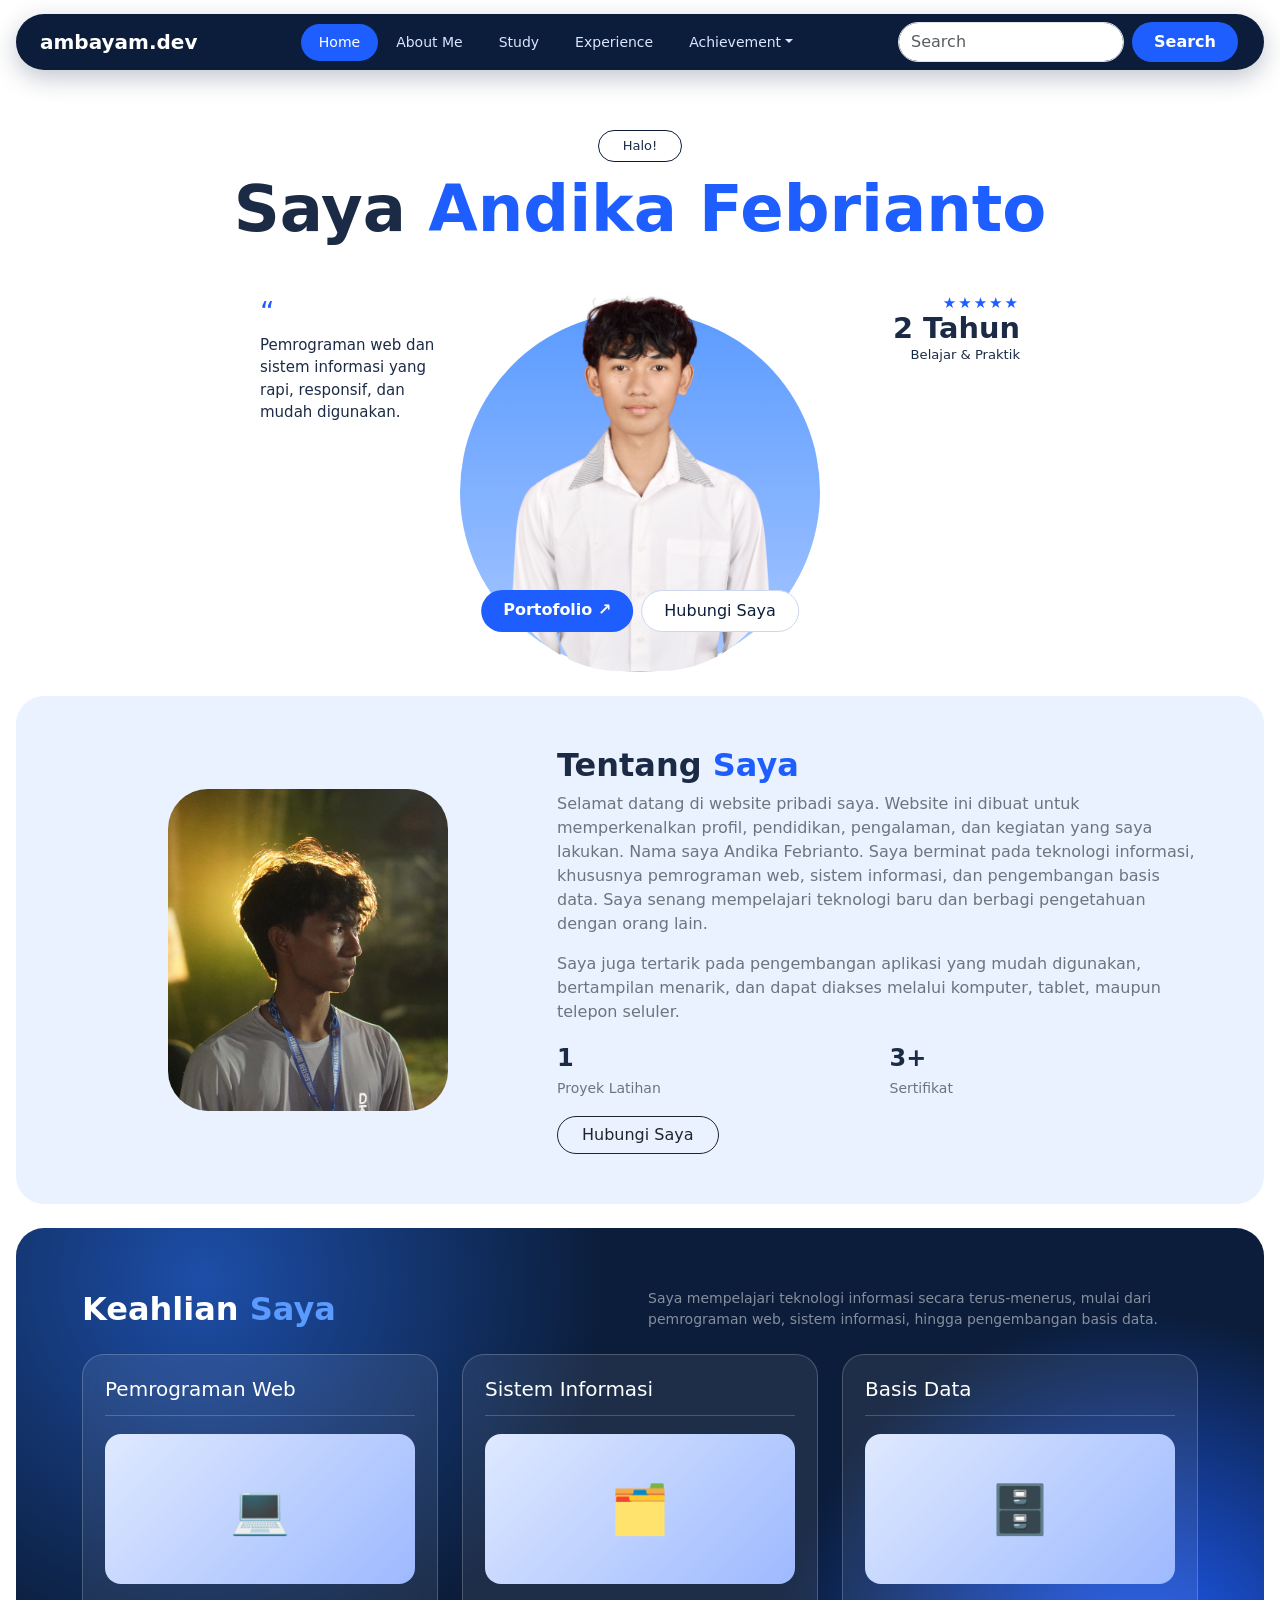
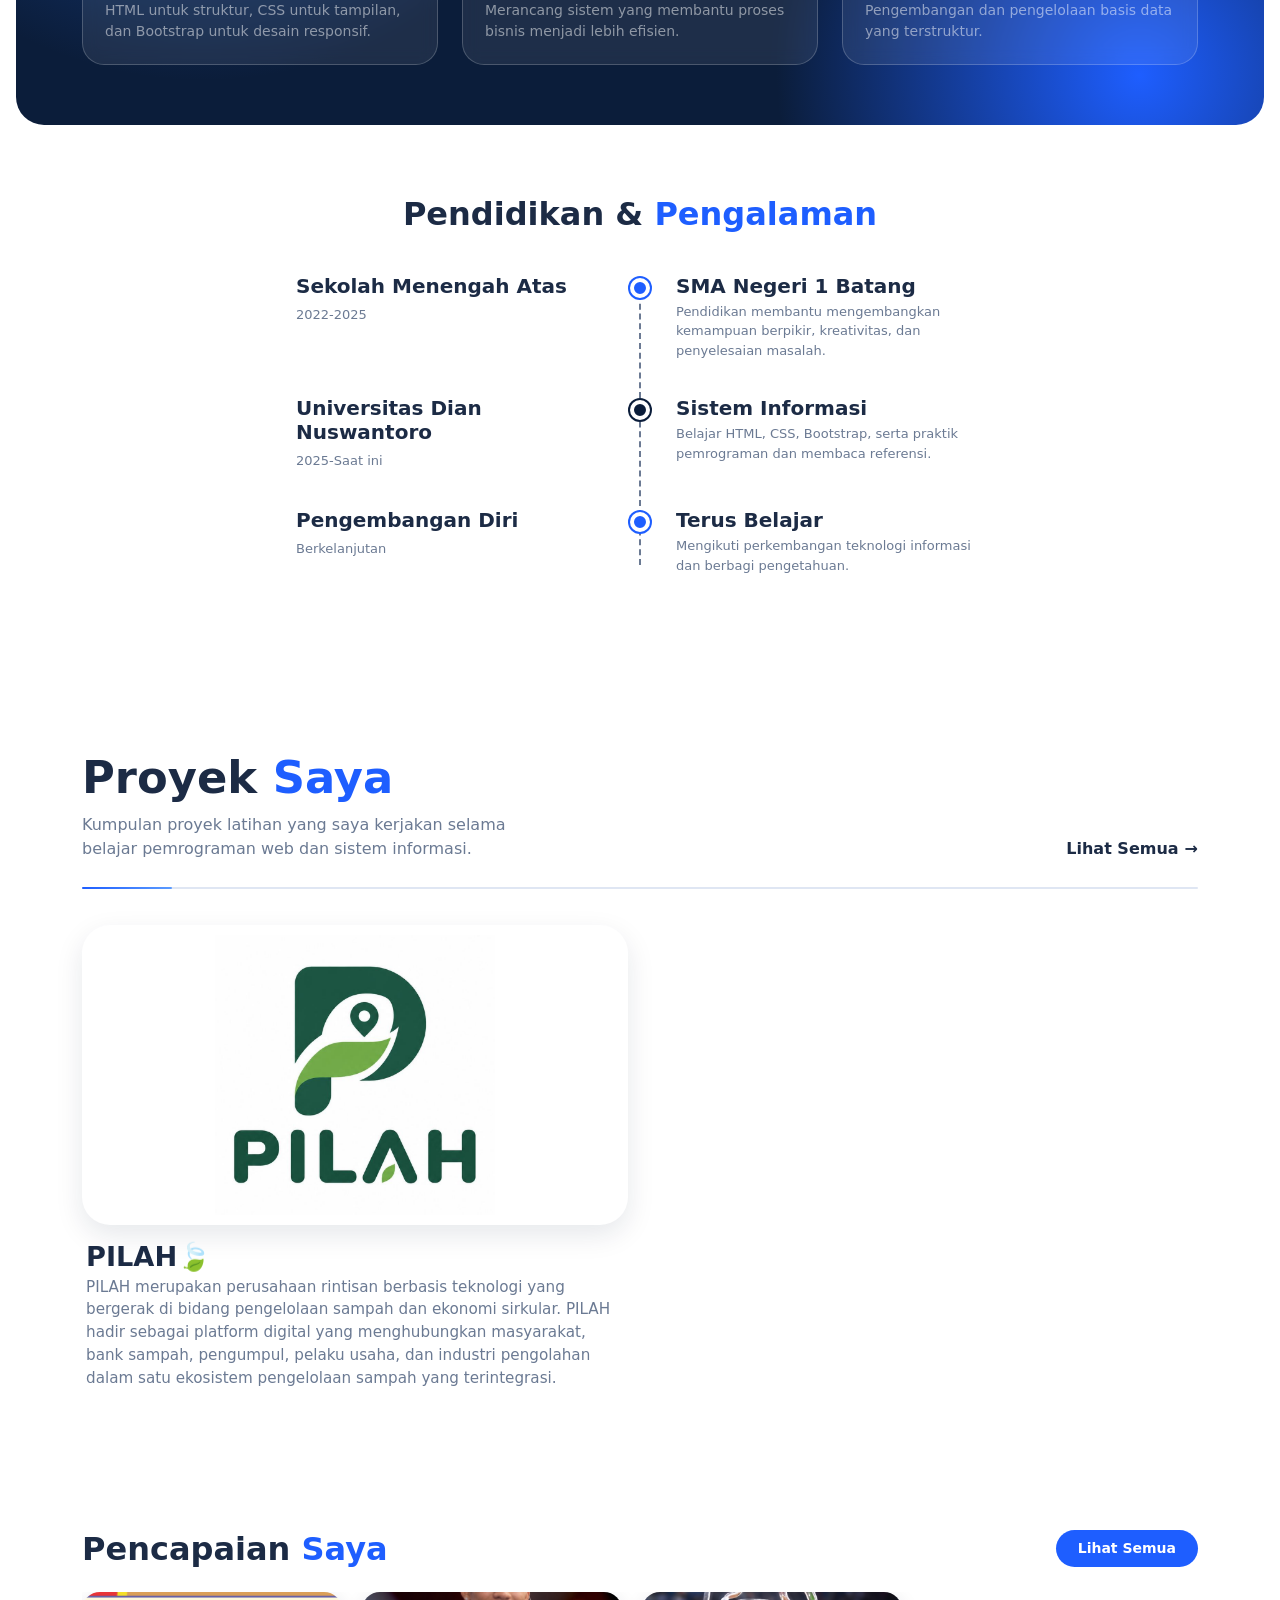
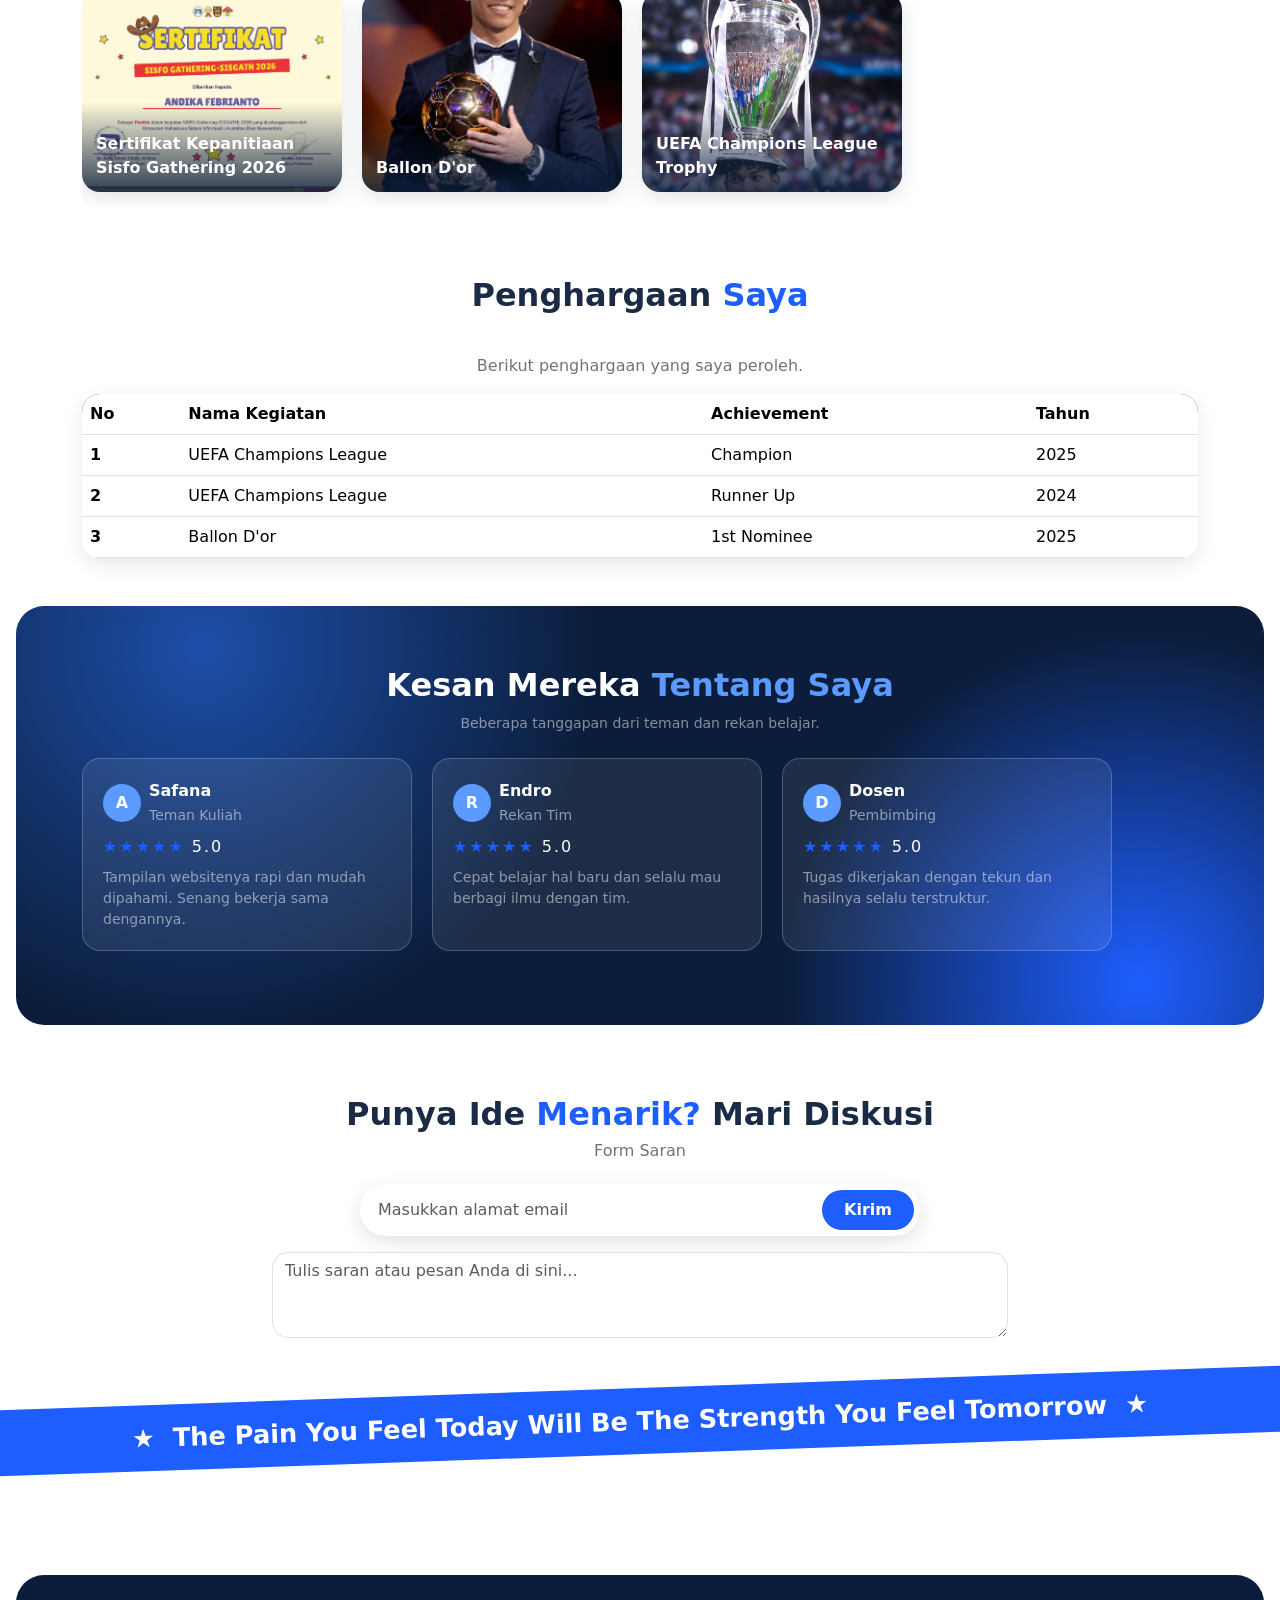
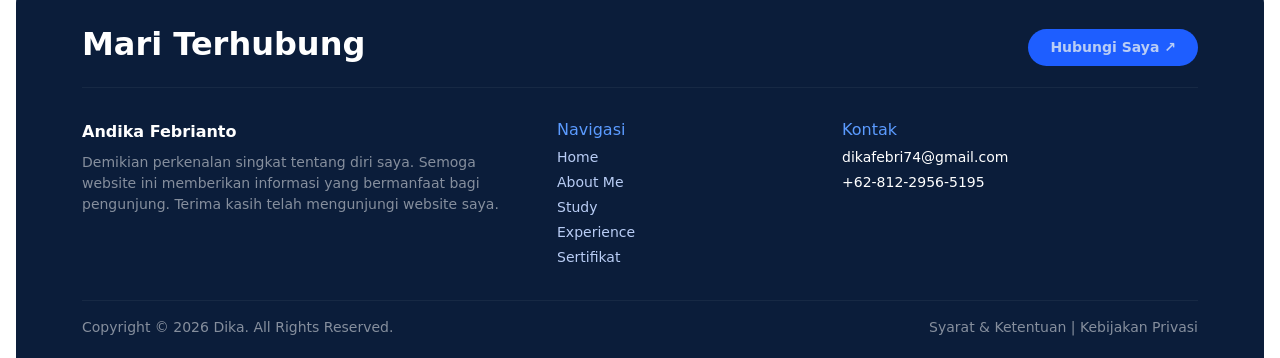
<file: portofolio.html>
<!doctype html>
<html lang="id">
  <head>
    <meta charset="UTF-8" />
    <meta name="viewport" content="width=device-width, initial-scale=1.0" />
    <title>Andika Febrianto - Portofolio</title>
    <link rel="stylesheet" href="/minggu5/bootstrap-5.3.8-dist/css/bootstrap.min.css" />
    <link rel="stylesheet" href="/minggu5/bootstrap-5.3.8-dist/css/bootstrap-grid.css" />
    <link rel="stylesheet" href="/minggu5/css/style.css" />
  </head>

  <body>
    <!-- ===== NAVBAR ===== -->
    <header class="site-nav">
      <nav class="navbar navbar-expand-lg">
        <div class="container-fluid">
          <a class="navbar-brand" href="#home"> ambayam.dev</a>
          <button class="navbar-toggler" type="button" data-bs-toggle="collapse"
            data-bs-target="#navbarSupportedContent" aria-controls="navbarSupportedContent"
            aria-expanded="false" aria-label="Toggle navigation">
            <span class="navbar-toggler-icon"></span>
          </button>
          <div class="collapse navbar-collapse" id="navbarSupportedContent">
            <ul class="navbar-nav mx-auto mb-2 mb-lg-0">
              <li class="nav-item"><a class="nav-link active" aria-current="page" href="#home">Home</a></li>
              <li class="nav-item"><a class="nav-link" href="#about">About Me</a></li>
              <li class="nav-item"><a class="nav-link" href="#study">Study</a></li>
              <li class="nav-item"><a class="nav-link" href="#experience">Experience</a></li>
              <li class="nav-item dropdown">
                <a class="nav-link dropdown-toggle" href="#" role="button" data-bs-toggle="dropdown" aria-expanded="false">Achievement</a>
                <ul class="dropdown-menu">
                  <li><a class="dropdown-item fw-bold" href="#penghargaan">Individual Achievement</a></li>
                  <li><hr class="dropdown-divider" /></li>
                  <li><a class="dropdown-item" href="#sertifikat">Web Programming Certification</a></li>
                  <li><a class="dropdown-item" href="#penghargaan">Golden Boot Uefa Champions League</a></li>
                  <li><a class="dropdown-item" href="#penghargaan">Player Of The Season English Premier League</a></li>
                  <li><a class="dropdown-item" href="#penghargaan">Golden Ball World Cup 2033</a></li>
                  <li><a class="dropdown-item" href="#penghargaan">Ballon d'or 2028</a></li>
                  <li><a class="dropdown-item" href="#penghargaan">Ballon d'or 2029</a></li>
                  <li><a class="dropdown-item" href="#penghargaan">Ballon d'or 2030</a></li>
                  <li><a class="dropdown-item" href="#penghargaan">Ballon d'or 2031</a></li>
                  <li><a class="dropdown-item" href="#penghargaan">Ballon d'or 2033</a></li>
                  <li><a class="dropdown-item" href="#penghargaan">Fifa The Best Men's Player 2028</a></li>
                  <li><hr class="dropdown-divider" /></li>
                  <li><a class="dropdown-item fw-bold" href="#penghargaan">Team Achievement</a></li>
                  <li><hr class="dropdown-divider" /></li>
                  <li><a class="dropdown-item" href="#penghargaan">1st UEFA Champions League 2028</a></li>
                  <li><a class="dropdown-item" href="#penghargaan">1st UEFA Champions League 2029</a></li>
                  <li><a class="dropdown-item" href="#penghargaan">1st UEFA Champions League 2030</a></li>
                  <li><a class="dropdown-item" href="#penghargaan">1st UEFA Champions League 2031</a></li>
                  <li><a class="dropdown-item" href="#penghargaan">FIFA World Cup 2033 Champion</a></li>
                </ul>
              </li>
            </ul>
            <form class="d-flex" role="search">
              <input class="form-control me-2 rounded-pill" type="search" placeholder="Search" aria-label="Search" />
              <button class="btn btn-blue" type="submit">Search</button>
            </form>
          </div>
        </div>
      </nav>
    </header>

    <!-- ===== HERO ===== -->
    <section class="hero" id="home">
      <div class="container">
        <span class="hello-badge">Halo!</span>
        <h1>Saya <span class="accent">Andika Febrianto</span></h1>

        <div class="hero-stage">
          <div class="hero-side left">
            <div class="fs-3 accent">“</div>
            Pemrograman web dan sistem informasi yang rapi, responsif, dan mudah digunakan.
          </div>
          <div class="hero-side right">
            <div class="stars">★★★★★</div>
            <div class="big">2 Tahun</div>
            <small>Belajar &amp; Praktik</small>
          </div>

          <div class="hero-visual">
            <div class="hero-circle"></div>
            <img src="/minggu5/images/my.png" class="hero-photo" alt="Foto Dika" />
          </div>

          <div class="hero-actions">
            <a href="#sertifikat" class="btn btn-blue">Portofolio ↗</a>
            <a href="#kontak" class="btn btn-ghost btn-light-outline">Hubungi Saya</a>
          </div>
        </div>
      </div>
    </section>

    <!-- ===== TENTANG SAYA (Why Hire Me) ===== -->
    <section class="why-box" id="about">
      <div class="container">
        <div class="row align-items-center g-4">
          <div class="col-md-5 text-center">
            <img src="/minggu5/images/IMG_1593.JPEG" class="why-photo" alt="Foto Dika" />
          </div>
          <div class="col-md-7">
            <h2 class="fw-bold">Tentang <span class="accent">Saya</span></h2>
            <p class="text-secondary">
              Selamat datang di website pribadi saya. Website ini dibuat untuk memperkenalkan profil,
              pendidikan, pengalaman, dan kegiatan yang saya lakukan. Nama saya Andika Febrianto. Saya berminat
              pada teknologi informasi, khususnya pemrograman web, sistem informasi, dan pengembangan
              basis data. Saya senang mempelajari teknologi baru dan berbagi pengetahuan dengan orang lain.
            </p>
            <p class="text-secondary">
              Saya juga tertarik pada pengembangan aplikasi yang mudah digunakan, bertampilan menarik,
              dan dapat diakses melalui komputer, tablet, maupun telepon seluler.
            </p>
            <div class="row mb-3">
              <div class="col-6"><div class="stat-num">1</div><small class="text-secondary">Proyek Latihan</small></div>
              <div class="col-6"><div class="stat-num">3+</div><small class="text-secondary">Sertifikat</small></div>
            </div>
            <a href="#kontak" class="btn btn-outline-dark rounded-pill px-4">Hubungi Saya</a>
          </div>
        </div>
      </div>
    </section>

    <!-- ===== LAYANAN / KEAHLIAN ===== -->
    <section class="dark-box" id="study">
      <div class="container">
        <div class="row align-items-center mb-4 g-3">
          <div class="col-md-6"><h2 class="fw-bold mb-0">Keahlian <span class="accent-light">Saya</span></h2></div>
          <div class="col-md-6 text-white-50 small">
            Saya mempelajari teknologi informasi secara terus-menerus, mulai dari pemrograman web,
            sistem informasi, hingga pengembangan basis data.
          </div>
        </div>
        <div class="row g-4">
          <div class="col-md-4">
            <div class="glass-card">
              <h5>Pemrograman Web</h5>
              <div class="service-thumb">💻</div>
              <p class="small text-white-50 mt-3 mb-0">HTML untuk struktur, CSS untuk tampilan, dan Bootstrap untuk desain responsif.</p>
            </div>
          </div>
          <div class="col-md-4">
            <div class="glass-card">
              <h5>Sistem Informasi</h5>
              <div class="service-thumb">🗂️</a></div>
              <p class="small text-white-50 mt-3 mb-0">Merancang sistem yang membantu proses bisnis menjadi lebih efisien.</p>
            </div>
          </div>
          <div class="col-md-4">
            <div class="glass-card">
              <h5>Basis Data</h5>
              <div class="service-thumb">🗄️</a></div>
              <p class="small text-white-50 mt-3 mb-0">Pengembangan dan pengelolaan basis data yang terstruktur.</p>
            </div>
          </div>
        </div>
      </div>
    </section>

    <!-- ===== PENGALAMAN / PENDIDIKAN ===== -->
    <section class="section-pad" id="experience">
      <div class="container">
        <h2 class="section-title">Pendidikan &amp; <span class="accent">Pengalaman</span></h2>
        <div class="timeline">
          <div class="t-row">
            <div class="t-left"><h5>Sekolah Menengah Atas</h5><small>2022-2025</small></div>
            <span class="t-dot"></span>
            <div class="t-right"><h5>SMA Negeri 1 Batang</h5>
              <p>Pendidikan membantu mengembangkan kemampuan berpikir, kreativitas, dan penyelesaian masalah.</p></div>
          </div>
          <div class="t-row">
            <div class="t-left"><h5>Universitas Dian Nuswantoro</h5><small>2025-Saat ini</small></div>
            <span class="t-dot dark"></span>
            <div class="t-right"><h5>Sistem Informasi</h5>
              <p>Belajar HTML, CSS, Bootstrap, serta praktik pemrograman dan membaca referensi.</p></div>
          </div>
          <div class="t-row">
            <div class="t-left"><h5>Pengembangan Diri</h5><small>Berkelanjutan</small></div>
            <span class="t-dot"></span>
            <div class="t-right"><h5>Terus Belajar</h5>
              <p>Mengikuti perkembangan teknologi informasi dan berbagi pengetahuan.</p></div>
          </div>
        </div>
      </div>
    </section>

    <!-- ===== PROYEK SAYA ===== -->
    <section class="section-pad" id="proyek">
      <div class="container">

        <div class="proj-header">
          <div>
            <h2 class="proj-title">Proyek <span class="accent">Saya</span></h2>
            <p class="proj-desc">
              Kumpulan proyek latihan yang saya kerjakan selama belajar pemrograman web
              dan sistem informasi.
            </p>
          </div>
          <a href="#proyek" class="proj-more">Lihat Semua <span>&rarr;</span></a>
        </div>

        <div class="proj-divider"></div>

        <div class="row g-4">
          <div class="col-md-6">
            <a class="proj-card">
              <div class="proj-thumb proj-logo">
                <span><img src="/minggu5/images/pilah-logo.png" alt="PILAH"></span>
              </div>
              <div class="proj-info">
                <h5>PILAH🍃</h5>
                <p>PILAH merupakan perusahaan rintisan berbasis teknologi yang bergerak di bidang pengelolaan sampah dan ekonomi sirkular. PILAH hadir sebagai platform digital yang menghubungkan masyarakat, bank sampah, pengumpul, pelaku usaha, dan industri pengolahan dalam satu ekosistem pengelolaan sampah yang terintegrasi.</p>
              </div>
            </a>
          </div>
      </div>
    </section>

    <!-- ===== SERTIFIKAT (Portfolio) ===== -->
    <section class="section-pad" id="sertifikat">
      <div class="container">
        <div class="d-flex justify-content-between align-items-center mb-4">
          <h2 class="fw-bold mb-0">Pencapaian <span class="accent">Saya</span></h2>
          <a href="#sertifikat" class="btn btn-blue btn-sm">Lihat Semua</a>
        </div>
        <div class="snap-row">
          <div class="cert-card"><img src="/minggu5/images/Sertifikat Panitia Sisgath 26-Dika.jpg" alt="Sertifikat 1" /><div class="cap">Sertifikat Kepanitiaan Sisfo Gathering 2026</div></div>
          <div class="cert-card"><img src="/minggu5/images/akudikalaitu.png" alt="Sertifikat 2" /><div class="cap">Ballon D'or</div></div>
          <div class="cert-card"><img src="/minggu5/images/saatitu.jpg" alt="Sertifikat 3" /><div class="cap">UEFA Champions League Trophy</div></div>
        </div>
      </div>
    </section>

    <!-- ===== PENGHARGAAN ===== -->
    <section class="pb-5" id="penghargaan">
      <div class="container">
        <h2 class="section-title">Penghargaan <span class="accent">Saya</span></h2>
        <p class="text-center text-secondary">Berikut penghargaan yang saya peroleh.</p>
        <div class="award-table">
          <table class="table table-hover mb-0 align-middle">
            <thead>
              <tr>
                <th scope="col">No</th>
                <th scope="col">Nama Kegiatan</th>
                <th scope="col">Achievement</th>
                <th scope="col">Tahun</th>
              </tr>
            </thead>
            <tbody>
              <tr><th scope="row">1</th><td>UEFA Champions League</td><td>Champion</td><td>2025</td></tr>
              <tr><th scope="row">2</th><td>UEFA Champions League</td><td>Runner Up</td><td>2024</td></tr>
              <tr><th scope="row">3</th><td>Ballon D'or</td><td>1st Nominee</td><td>2025</td></tr>
            </tbody>
          </table>
        </div>
      </div>
    </section>

    <!-- ===== TESTIMONI ===== -->
    <section class="dark-box">
      <div class="container">
        <h2 class="text-center fw-bold mb-2">Kesan Mereka <span class="accent-light">Tentang Saya</span></h2>
        <p class="text-center text-white-50 small mb-4">Beberapa tanggapan dari teman dan rekan belajar.</p>
        <div class="snap-row">
          <div class="testi">
            <div class="d-flex align-items-center gap-2 mb-2"><div class="avatar">A</div><div><div class="fw-semibold">Safana</div><small class="text-white-50">Teman Kuliah</small></div></div>
            <div class="stars mb-2">★★★★★ <span class="text-white">5.0</span></div>
            <p class="small text-white-50 mb-0">Tampilan websitenya rapi dan mudah dipahami. Senang bekerja sama dengannya.</p>
          </div>
          <div class="testi">
            <div class="d-flex align-items-center gap-2 mb-2"><div class="avatar">R</div><div><div class="fw-semibold">Endro</div><small class="text-white-50">Rekan Tim</small></div></div>
            <div class="stars mb-2">★★★★★ <span class="text-white">5.0</span></div>
            <p class="small text-white-50 mb-0">Cepat belajar hal baru dan selalu mau berbagi ilmu dengan tim.</p>
          </div>
          <div class="testi">
            <div class="d-flex align-items-center gap-2 mb-2"><div class="avatar">D</div><div><div class="fw-semibold">Dosen</div><small class="text-white-50">Pembimbing</small></div></div>
            <div class="stars mb-2">★★★★★ <span class="text-white">5.0</span></div>
            <p class="small text-white-50 mb-0">Tugas dikerjakan dengan tekun dan hasilnya selalu terstruktur.</p>
          </div>
        </div>
      </div>
    </section>

    <!-- ===== FORM SARAN + MARQUEE ===== -->
    <section class="section-pad text-center" id="kontak">
      <div class="container">
        <h2 class="fw-bold">Punya Ide <span class="accent">Menarik?</span> Mari Diskusi</h2>
        <h6 class="text-secondary mb-4">Form Saran</h6>
        <form class="cta-input" onsubmit="return false;">
          <input type="email" class="form-control" placeholder="Masukkan alamat email" aria-label="Email" />
          <button class="btn btn-blue" type="submit">Kirim</button>
        </form>
        <div class="row justify-content-center mt-3">
          <div class="col-md-8">
            <textarea class="form-control rounded-4" rows="3" placeholder="Tulis saran atau pesan Anda di sini..."></textarea>
          </div>
        </div>
      </div>

      <div class="marquee">
        <div class="marquee-inner">
          ★<span>The Pain You Feel Today Will Be The Strength You Feel Tomorrow</span>★
      </div>
    </section>

    <!-- ===== PENUTUP + FOOTER ===== -->
    <footer class="site-footer">
      <div class="container">
        <div class="d-flex flex-wrap justify-content-between align-items-center mb-3">
          <h2 class="fw-bold mb-2">Mari Terhubung</h2>
          <a href="#kontak" class="btn btn-blue">Hubungi Saya ↗</a>
        </div>
        <hr />
        <div class="row g-4 py-3">
          <div class="col-md-5">
            <div class="d-flex align-items-center gap-2 mb-2"><strong>Andika Febrianto</strong></div>
            <p class="small text-white-50">
              Demikian perkenalan singkat tentang diri saya. Semoga website ini memberikan informasi yang
              bermanfaat bagi pengunjung. Terima kasih telah mengunjungi website saya.
            </p>
          </div>
          <div class="col-6 col-md-3">
            <h6 class="footer-title">Navigasi</h6>
            <div class="d-flex flex-column gap-1">
              <a href="#home">Home</a><a href="#about">About Me</a><a href="#study">Study</a>
              <a href="#experience">Experience</a><a href="#sertifikat">Sertifikat</a>
            </div>
          </div>
          <div class="col-6 col-md-4">
            <h6 class="footer-title">Kontak</h6>
            <div class="d-flex flex-column gap-1">
              <a>dikafebri74@gmail.com</a><a>+62-812-2956-5195</a>
            </div>
          </div>
        </div>
        <hr />
        <div class="d-flex flex-wrap justify-content-between small text-white-50">
          <span>Copyright © 2026 Dika. All Rights Reserved.</span>
          <span>Syarat &amp; Ketentuan | Kebijakan Privasi</span>
        </div>
      </div>
    </footer>

    <script src="/minggu5/bootstrap-5.3.8-dist/js/bootstrap.bundle.min.js"></script>
    <script src="/minggu5/js/script.js"></script>
  </body>
</html>
</file>
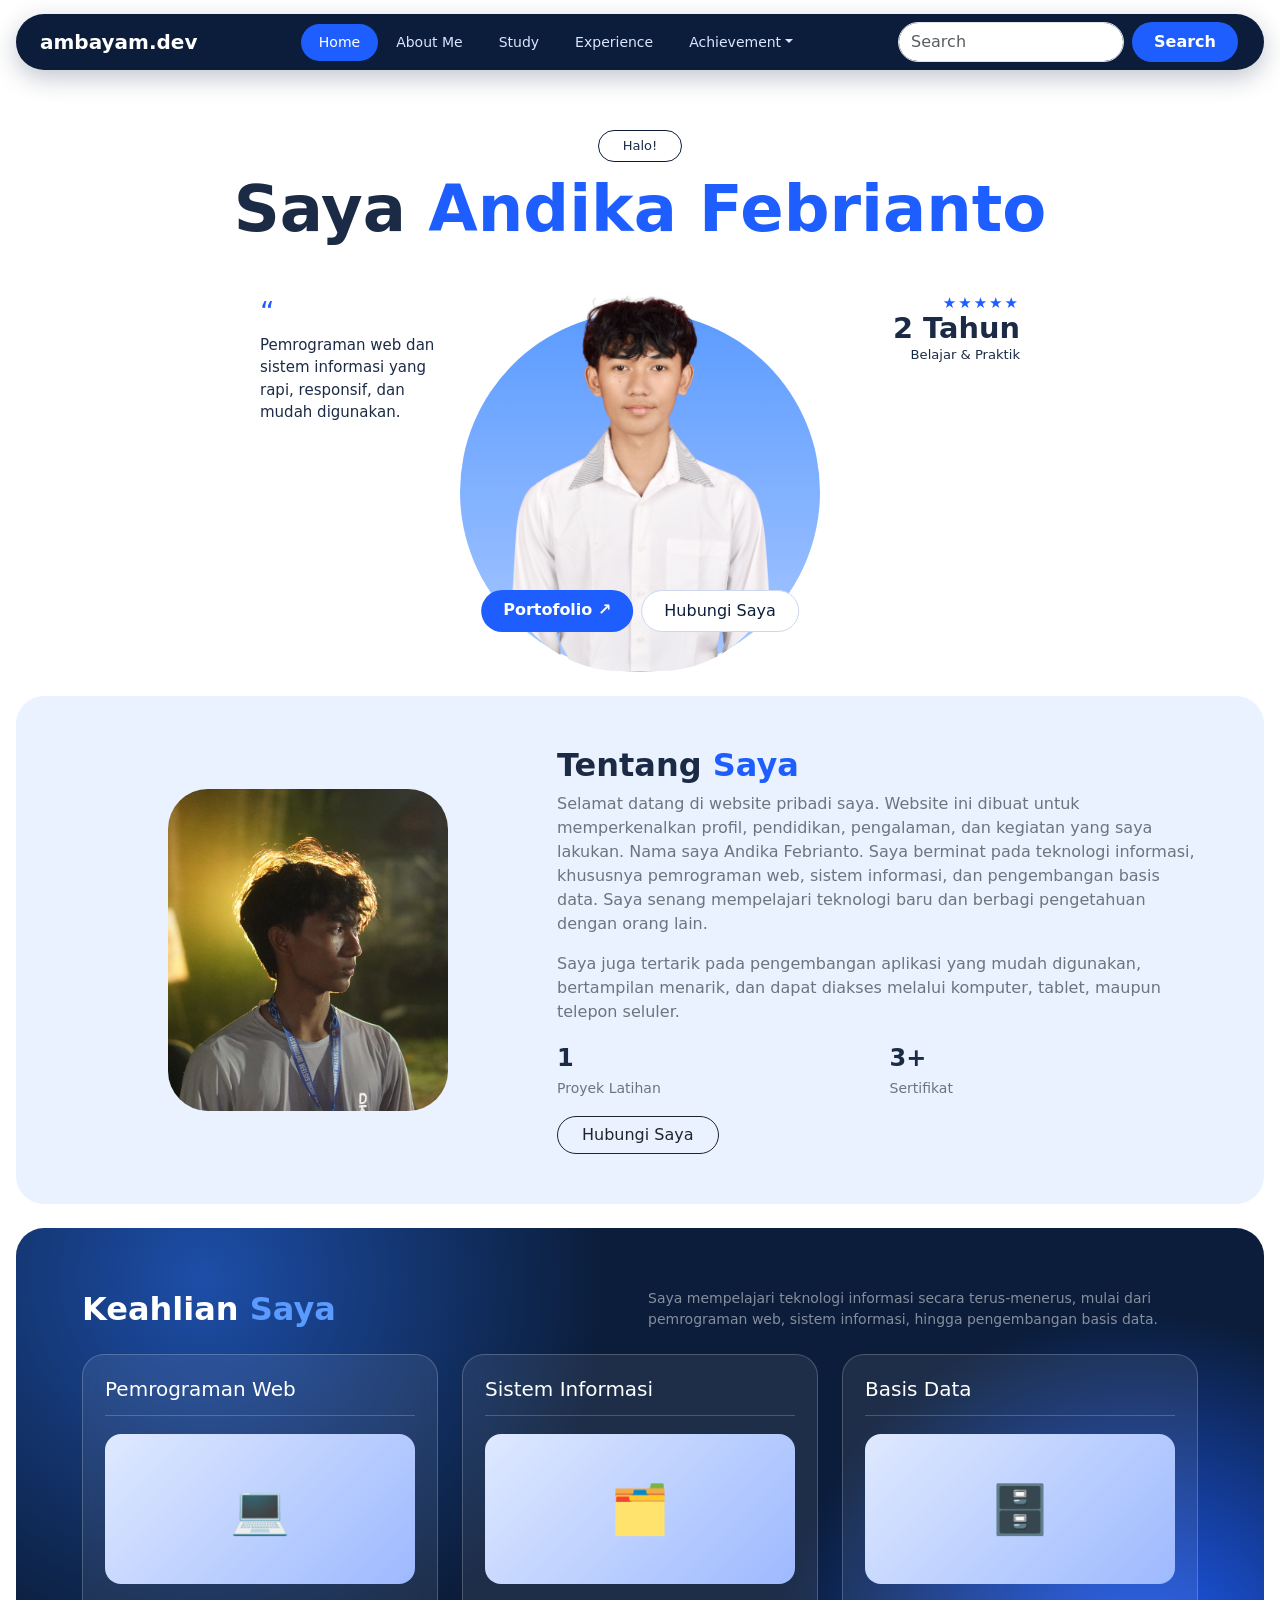
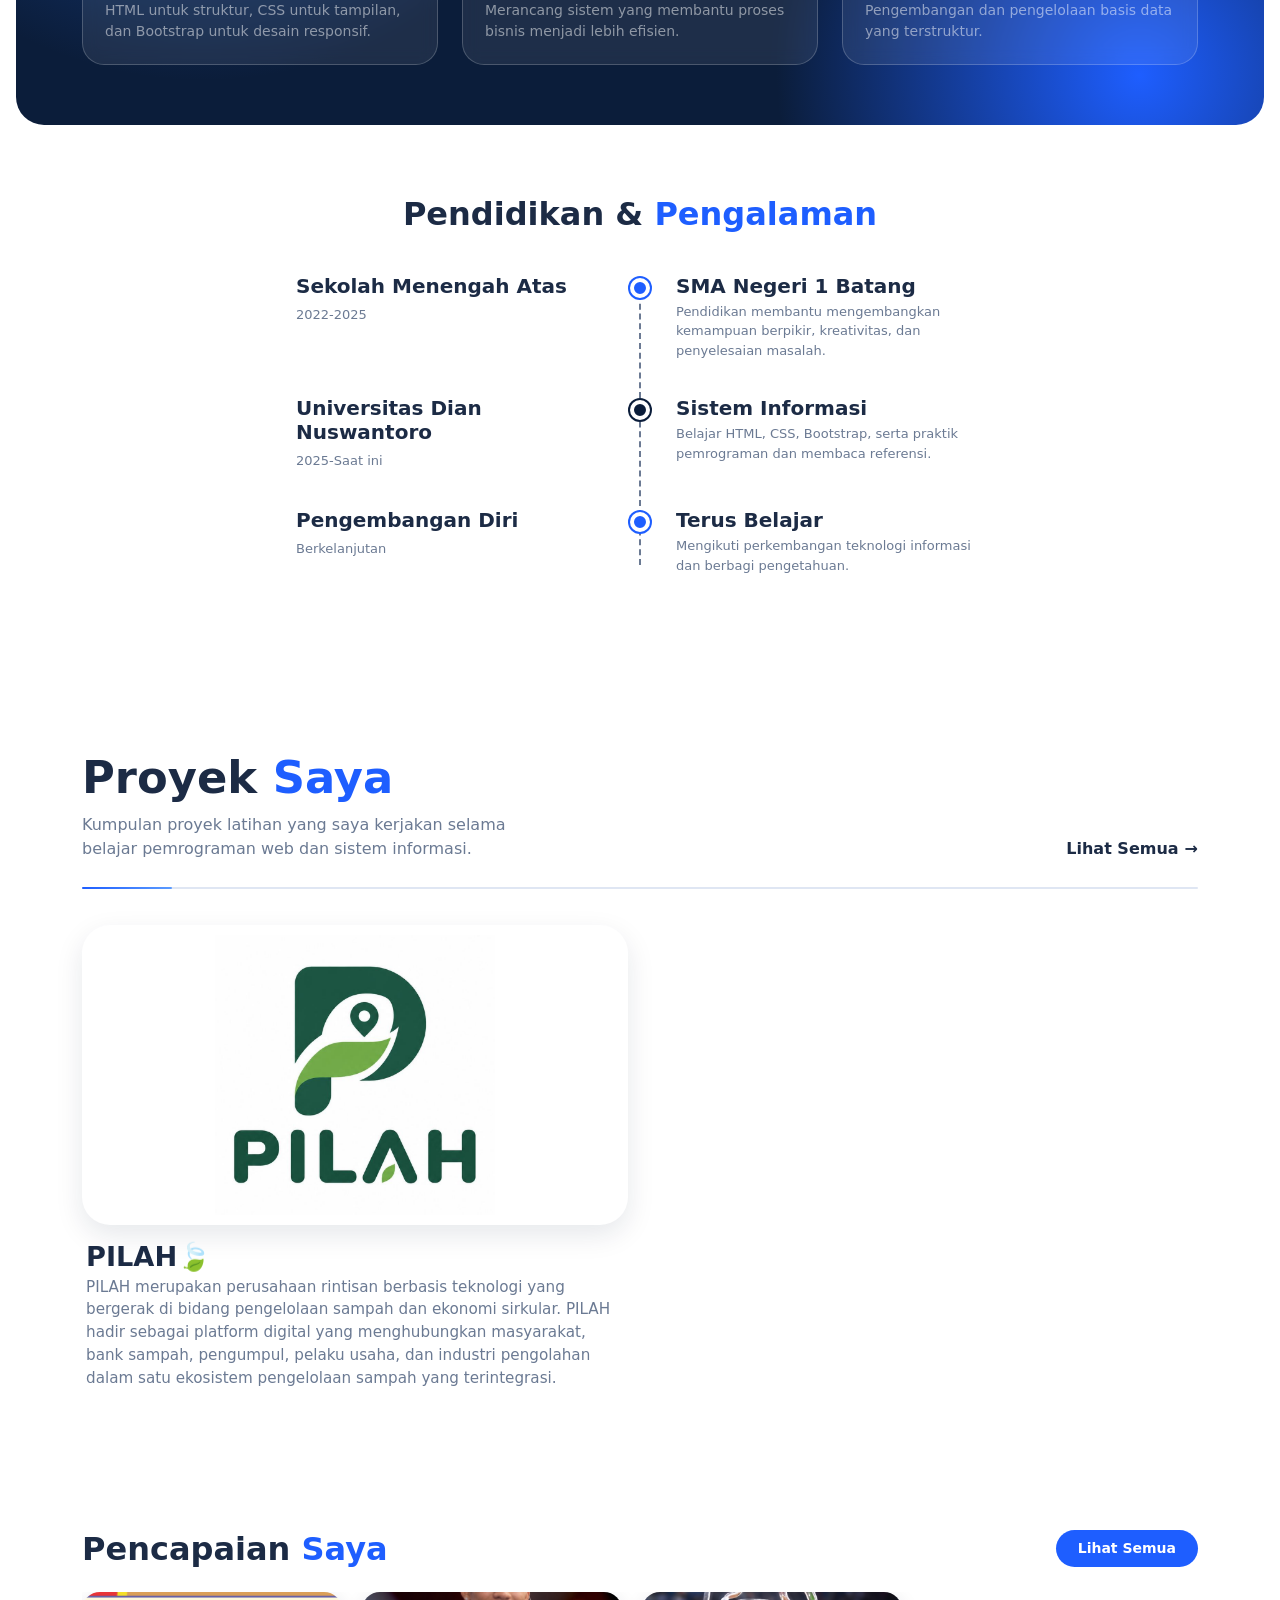
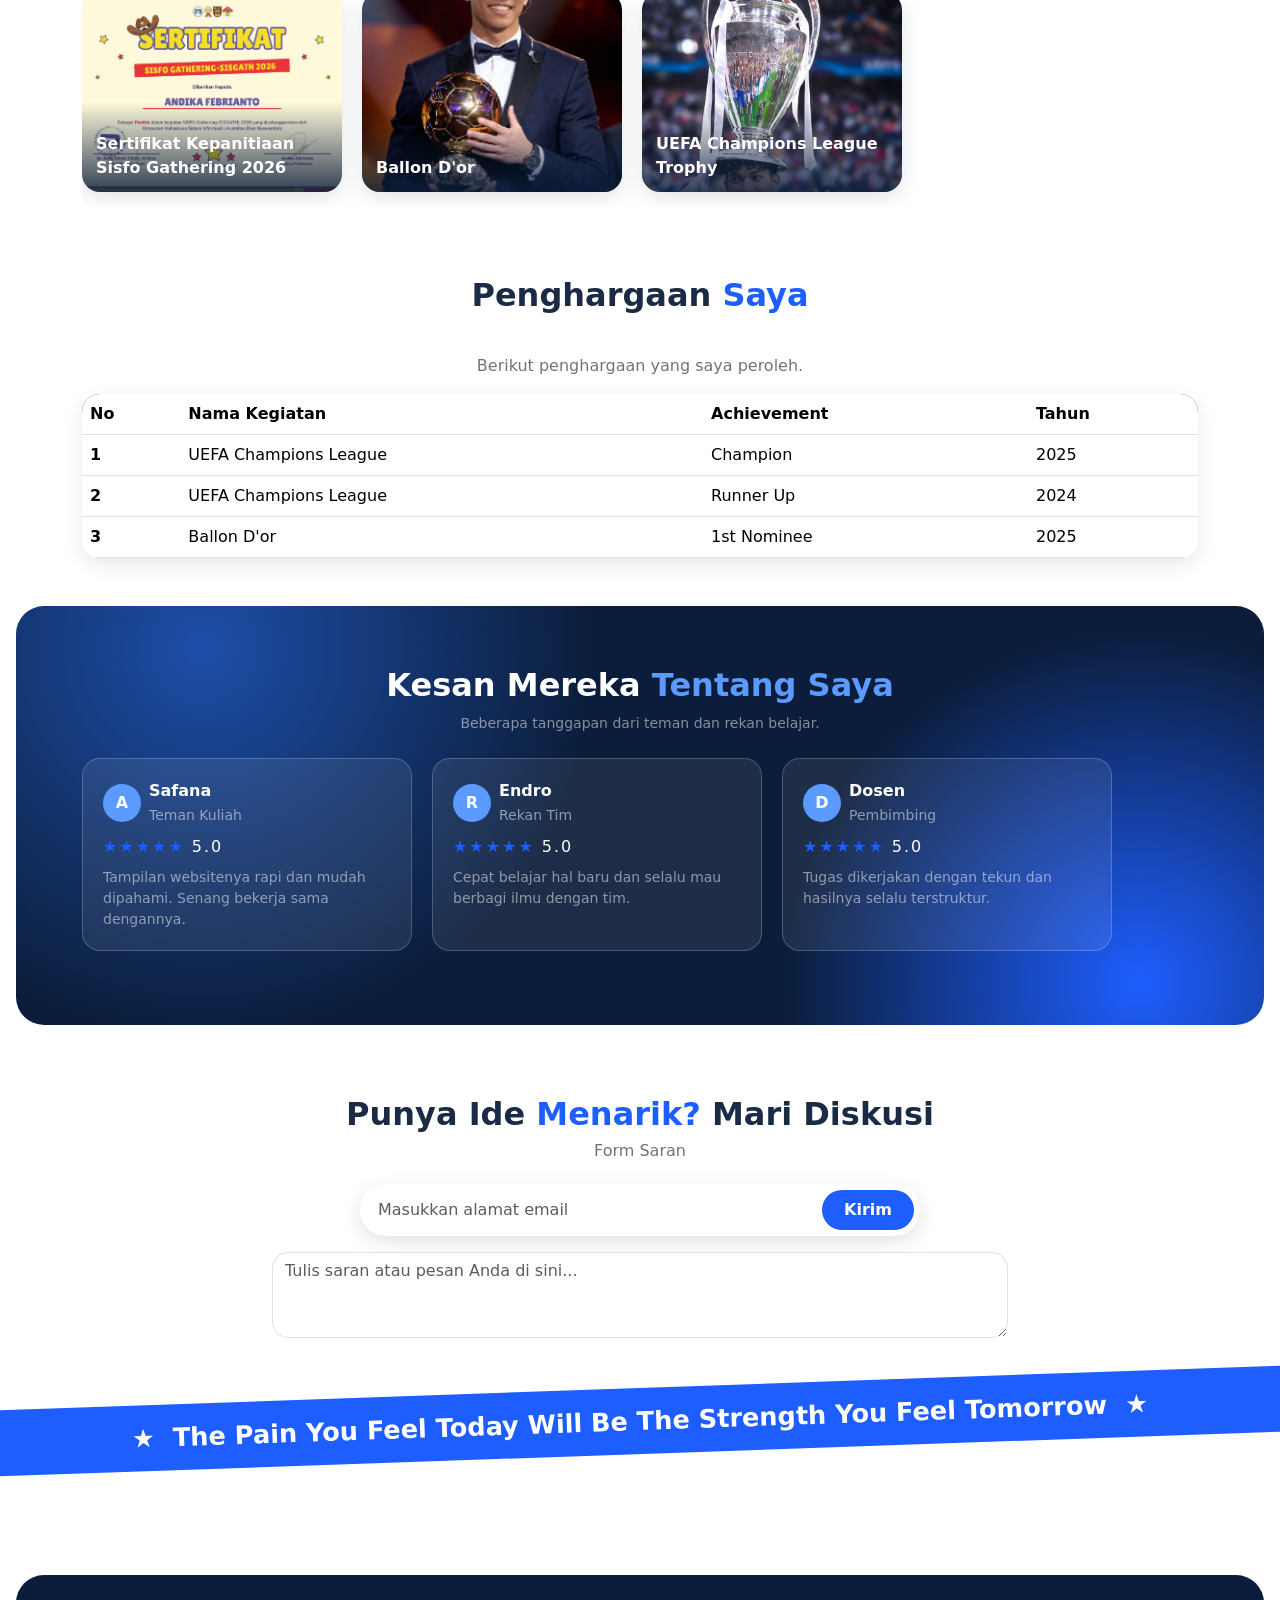
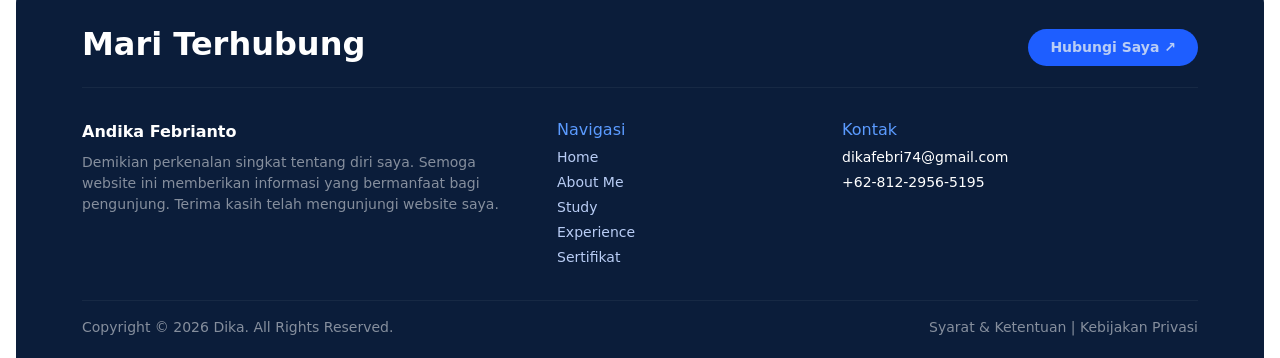
<file: minggu5/portofolio.html>
<!doctype html>
<html lang="id">
  <head>
    <meta charset="UTF-8" />
    <meta name="viewport" content="width=device-width, initial-scale=1.0" />
    <title>Andika Febrianto - Portofolio</title>
    <link rel="stylesheet" href="./bootstrap-5.3.8-dist/css/bootstrap.min.css" />
    <link rel="stylesheet" href="./bootstrap-5.3.8-dist/css/bootstrap-grid.css" />
    <link rel="stylesheet" href="./css/style.css" />
  </head>

  <body>
    <!-- ===== NAVBAR ===== -->
    <header class="site-nav">
      <nav class="navbar navbar-expand-lg">
        <div class="container-fluid">
          <a class="navbar-brand" href="#home"> ambayam.dev</a>
          <button class="navbar-toggler" type="button" data-bs-toggle="collapse"
            data-bs-target="#navbarSupportedContent" aria-controls="navbarSupportedContent"
            aria-expanded="false" aria-label="Toggle navigation">
            <span class="navbar-toggler-icon"></span>
          </button>
          <div class="collapse navbar-collapse" id="navbarSupportedContent">
            <ul class="navbar-nav mx-auto mb-2 mb-lg-0">
              <li class="nav-item"><a class="nav-link active" aria-current="page" href="#home">Home</a></li>
              <li class="nav-item"><a class="nav-link" href="#about">About Me</a></li>
              <li class="nav-item"><a class="nav-link" href="#study">Study</a></li>
              <li class="nav-item"><a class="nav-link" href="#experience">Experience</a></li>
              <li class="nav-item dropdown">
                <a class="nav-link dropdown-toggle" href="#" role="button" data-bs-toggle="dropdown" aria-expanded="false">Achievement</a>
                <ul class="dropdown-menu">
                  <li><a class="dropdown-item fw-bold" href="#penghargaan">Individual Achievement</a></li>
                  <li><hr class="dropdown-divider" /></li>
                  <li><a class="dropdown-item" href="#sertifikat">Web Programming Certification</a></li>
                  <li><a class="dropdown-item" href="#penghargaan">Golden Boot Uefa Champions League</a></li>
                  <li><a class="dropdown-item" href="#penghargaan">Player Of The Season English Premier League</a></li>
                  <li><a class="dropdown-item" href="#penghargaan">Golden Ball World Cup 2033</a></li>
                  <li><a class="dropdown-item" href="#penghargaan">Ballon d'or 2028</a></li>
                  <li><a class="dropdown-item" href="#penghargaan">Ballon d'or 2029</a></li>
                  <li><a class="dropdown-item" href="#penghargaan">Ballon d'or 2030</a></li>
                  <li><a class="dropdown-item" href="#penghargaan">Ballon d'or 2031</a></li>
                  <li><a class="dropdown-item" href="#penghargaan">Ballon d'or 2033</a></li>
                  <li><a class="dropdown-item" href="#penghargaan">Fifa The Best Men's Player 2028</a></li>
                  <li><hr class="dropdown-divider" /></li>
                  <li><a class="dropdown-item fw-bold" href="#penghargaan">Team Achievement</a></li>
                  <li><hr class="dropdown-divider" /></li>
                  <li><a class="dropdown-item" href="#penghargaan">1st UEFA Champions League 2028</a></li>
                  <li><a class="dropdown-item" href="#penghargaan">1st UEFA Champions League 2029</a></li>
                  <li><a class="dropdown-item" href="#penghargaan">1st UEFA Champions League 2030</a></li>
                  <li><a class="dropdown-item" href="#penghargaan">1st UEFA Champions League 2031</a></li>
                  <li><a class="dropdown-item" href="#penghargaan">FIFA World Cup 2033 Champion</a></li>
                </ul>
              </li>
            </ul>
            <form class="d-flex" role="search">
              <input class="form-control me-2 rounded-pill" type="search" placeholder="Search" aria-label="Search" />
              <button class="btn btn-blue" type="submit">Search</button>
            </form>
          </div>
        </div>
      </nav>
    </header>

    <!-- ===== HERO ===== -->
    <section class="hero" id="home">
      <div class="container">
        <span class="hello-badge">Halo!</span>
        <h1>Saya <span class="accent">Andika Febrianto</span></h1>

        <div class="hero-stage">
          <div class="hero-side left">
            <div class="fs-3 accent">“</div>
            Pemrograman web dan sistem informasi yang rapi, responsif, dan mudah digunakan.
          </div>
          <div class="hero-side right">
            <div class="stars">★★★★★</div>
            <div class="big">2 Tahun</div>
            <small>Belajar &amp; Praktik</small>
          </div>

          <div class="hero-visual">
            <div class="hero-circle"></div>
            <img src="./images/my.png" class="hero-photo" alt="Foto Dika" />
          </div>

          <div class="hero-actions">
            <a href="#sertifikat" class="btn btn-blue">Portofolio ↗</a>
            <a href="#kontak" class="btn btn-ghost btn-light-outline">Hubungi Saya</a>
          </div>
        </div>
      </div>
    </section>

    <!-- ===== TENTANG SAYA (Why Hire Me) ===== -->
    <section class="why-box" id="about">
      <div class="container">
        <div class="row align-items-center g-4">
          <div class="col-md-5 text-center">
            <img src="./images/IMG_1593.JPEG" class="why-photo" alt="Foto Dika" />
          </div>
          <div class="col-md-7">
            <h2 class="fw-bold">Tentang <span class="accent">Saya</span></h2>
            <p class="text-secondary">
              Selamat datang di website pribadi saya. Website ini dibuat untuk memperkenalkan profil,
              pendidikan, pengalaman, dan kegiatan yang saya lakukan. Nama saya Andika Febrianto. Saya berminat
              pada teknologi informasi, khususnya pemrograman web, sistem informasi, dan pengembangan
              basis data. Saya senang mempelajari teknologi baru dan berbagi pengetahuan dengan orang lain.
            </p>
            <p class="text-secondary">
              Saya juga tertarik pada pengembangan aplikasi yang mudah digunakan, bertampilan menarik,
              dan dapat diakses melalui komputer, tablet, maupun telepon seluler.
            </p>
            <div class="row mb-3">
              <div class="col-6"><div class="stat-num">1</div><small class="text-secondary">Proyek Latihan</small></div>
              <div class="col-6"><div class="stat-num">3+</div><small class="text-secondary">Sertifikat</small></div>
            </div>
            <a href="#kontak" class="btn btn-outline-dark rounded-pill px-4">Hubungi Saya</a>
          </div>
        </div>
      </div>
    </section>

    <!-- ===== LAYANAN / KEAHLIAN ===== -->
    <section class="dark-box" id="study">
      <div class="container">
        <div class="row align-items-center mb-4 g-3">
          <div class="col-md-6"><h2 class="fw-bold mb-0">Keahlian <span class="accent-light">Saya</span></h2></div>
          <div class="col-md-6 text-white-50 small">
            Saya mempelajari teknologi informasi secara terus-menerus, mulai dari pemrograman web,
            sistem informasi, hingga pengembangan basis data.
          </div>
        </div>
        <div class="row g-4">
          <div class="col-md-4">
            <div class="glass-card">
              <h5>Pemrograman Web</h5>
              <div class="service-thumb">💻</div>
              <p class="small text-white-50 mt-3 mb-0">HTML untuk struktur, CSS untuk tampilan, dan Bootstrap untuk desain responsif.</p>
            </div>
          </div>
          <div class="col-md-4">
            <div class="glass-card">
              <h5>Sistem Informasi</h5>
              <div class="service-thumb">🗂️</a></div>
              <p class="small text-white-50 mt-3 mb-0">Merancang sistem yang membantu proses bisnis menjadi lebih efisien.</p>
            </div>
          </div>
          <div class="col-md-4">
            <div class="glass-card">
              <h5>Basis Data</h5>
              <div class="service-thumb">🗄️</a></div>
              <p class="small text-white-50 mt-3 mb-0">Pengembangan dan pengelolaan basis data yang terstruktur.</p>
            </div>
          </div>
        </div>
      </div>
    </section>

    <!-- ===== PENGALAMAN / PENDIDIKAN ===== -->
    <section class="section-pad" id="experience">
      <div class="container">
        <h2 class="section-title">Pendidikan &amp; <span class="accent">Pengalaman</span></h2>
        <div class="timeline">
          <div class="t-row">
            <div class="t-left"><h5>Sekolah Menengah Atas</h5><small>2022-2025</small></div>
            <span class="t-dot"></span>
            <div class="t-right"><h5>SMA Negeri 1 Batang</h5>
              <p>Pendidikan membantu mengembangkan kemampuan berpikir, kreativitas, dan penyelesaian masalah.</p></div>
          </div>
          <div class="t-row">
            <div class="t-left"><h5>Universitas Dian Nuswantoro</h5><small>2025-Saat ini</small></div>
            <span class="t-dot dark"></span>
            <div class="t-right"><h5>Sistem Informasi</h5>
              <p>Belajar HTML, CSS, Bootstrap, serta praktik pemrograman dan membaca referensi.</p></div>
          </div>
          <div class="t-row">
            <div class="t-left"><h5>Pengembangan Diri</h5><small>Berkelanjutan</small></div>
            <span class="t-dot"></span>
            <div class="t-right"><h5>Terus Belajar</h5>
              <p>Mengikuti perkembangan teknologi informasi dan berbagi pengetahuan.</p></div>
          </div>
        </div>
      </div>
    </section>

    <!-- ===== PROYEK SAYA ===== -->
    <section class="section-pad" id="proyek">
      <div class="container">

        <div class="proj-header">
          <div>
            <h2 class="proj-title">Proyek <span class="accent">Saya</span></h2>
            <p class="proj-desc">
              Kumpulan proyek latihan yang saya kerjakan selama belajar pemrograman web
              dan sistem informasi.
            </p>
          </div>
          <a href="#proyek" class="proj-more">Lihat Semua <span>&rarr;</span></a>
        </div>

        <div class="proj-divider"></div>

        <div class="row g-4">
          <div class="col-md-6">
            <a class="proj-card">
              <div class="proj-thumb proj-logo">
                <span><img src="./images/pilah-logo.png" alt="PILAH"></span>
              </div>
              <div class="proj-info">
                <h5>PILAH🍃</h5>
                <p>PILAH merupakan perusahaan rintisan berbasis teknologi yang bergerak di bidang pengelolaan sampah dan ekonomi sirkular. PILAH hadir sebagai platform digital yang menghubungkan masyarakat, bank sampah, pengumpul, pelaku usaha, dan industri pengolahan dalam satu ekosistem pengelolaan sampah yang terintegrasi.</p>
              </div>
            </a>
          </div>
      </div>
    </section>

    <!-- ===== SERTIFIKAT (Portfolio) ===== -->
    <section class="section-pad" id="sertifikat">
      <div class="container">
        <div class="d-flex justify-content-between align-items-center mb-4">
          <h2 class="fw-bold mb-0">Pencapaian <span class="accent">Saya</span></h2>
          <a href="#sertifikat" class="btn btn-blue btn-sm">Lihat Semua</a>
        </div>
        <div class="snap-row">
          <div class="cert-card"><img src="./images/Sertifikat Panitia Sisgath 26-Dika.jpg" alt="Sertifikat 1" /><div class="cap">Sertifikat Kepanitiaan Sisfo Gathering 2026</div></div>
          <div class="cert-card"><img src="./images/akudikalaitu.png" alt="Sertifikat 2" /><div class="cap">Ballon D'or</div></div>
          <div class="cert-card"><img src="./images/saatitu.jpg" alt="Sertifikat 3" /><div class="cap">UEFA Champions League Trophy</div></div>
        </div>
      </div>
    </section>

    <!-- ===== PENGHARGAAN ===== -->
    <section class="pb-5" id="penghargaan">
      <div class="container">
        <h2 class="section-title">Penghargaan <span class="accent">Saya</span></h2>
        <p class="text-center text-secondary">Berikut penghargaan yang saya peroleh.</p>
        <div class="award-table">
          <table class="table table-hover mb-0 align-middle">
            <thead>
              <tr>
                <th scope="col">No</th>
                <th scope="col">Nama Kegiatan</th>
                <th scope="col">Achievement</th>
                <th scope="col">Tahun</th>
              </tr>
            </thead>
            <tbody>
              <tr><th scope="row">1</th><td>UEFA Champions League</td><td>Champion</td><td>2025</td></tr>
              <tr><th scope="row">2</th><td>UEFA Champions League</td><td>Runner Up</td><td>2024</td></tr>
              <tr><th scope="row">3</th><td>Ballon D'or</td><td>1st Nominee</td><td>2025</td></tr>
            </tbody>
          </table>
        </div>
      </div>
    </section>

    <!-- ===== TESTIMONI ===== -->
    <section class="dark-box">
      <div class="container">
        <h2 class="text-center fw-bold mb-2">Kesan Mereka <span class="accent-light">Tentang Saya</span></h2>
        <p class="text-center text-white-50 small mb-4">Beberapa tanggapan dari teman dan rekan belajar.</p>
        <div class="snap-row">
          <div class="testi">
            <div class="d-flex align-items-center gap-2 mb-2"><div class="avatar">A</div><div><div class="fw-semibold">Safana</div><small class="text-white-50">Teman Kuliah</small></div></div>
            <div class="stars mb-2">★★★★★ <span class="text-white">5.0</span></div>
            <p class="small text-white-50 mb-0">Tampilan websitenya rapi dan mudah dipahami. Senang bekerja sama dengannya.</p>
          </div>
          <div class="testi">
            <div class="d-flex align-items-center gap-2 mb-2"><div class="avatar">R</div><div><div class="fw-semibold">Endro</div><small class="text-white-50">Rekan Tim</small></div></div>
            <div class="stars mb-2">★★★★★ <span class="text-white">5.0</span></div>
            <p class="small text-white-50 mb-0">Cepat belajar hal baru dan selalu mau berbagi ilmu dengan tim.</p>
          </div>
          <div class="testi">
            <div class="d-flex align-items-center gap-2 mb-2"><div class="avatar">D</div><div><div class="fw-semibold">Dosen</div><small class="text-white-50">Pembimbing</small></div></div>
            <div class="stars mb-2">★★★★★ <span class="text-white">5.0</span></div>
            <p class="small text-white-50 mb-0">Tugas dikerjakan dengan tekun dan hasilnya selalu terstruktur.</p>
          </div>
        </div>
      </div>
    </section>

    <!-- ===== FORM SARAN + MARQUEE ===== -->
    <section class="section-pad text-center" id="kontak">
      <div class="container">
        <h2 class="fw-bold">Punya Ide <span class="accent">Menarik?</span> Mari Diskusi</h2>
        <h6 class="text-secondary mb-4">Form Saran</h6>
        <form class="cta-input" onsubmit="return false;">
          <input type="email" class="form-control" placeholder="Masukkan alamat email" aria-label="Email" />
          <button class="btn btn-blue" type="submit">Kirim</button>
        </form>
        <div class="row justify-content-center mt-3">
          <div class="col-md-8">
            <textarea class="form-control rounded-4" rows="3" placeholder="Tulis saran atau pesan Anda di sini..."></textarea>
          </div>
        </div>
      </div>

      <div class="marquee">
        <div class="marquee-inner">
          ★<span>The Pain You Feel Today Will Be The Strength You Feel Tomorrow</span>★
      </div>
    </section>

    <!-- ===== PENUTUP + FOOTER ===== -->
    <footer class="site-footer">
      <div class="container">
        <div class="d-flex flex-wrap justify-content-between align-items-center mb-3">
          <h2 class="fw-bold mb-2">Mari Terhubung</h2>
          <a href="#kontak" class="btn btn-blue">Hubungi Saya ↗</a>
        </div>
        <hr />
        <div class="row g-4 py-3">
          <div class="col-md-5">
            <div class="d-flex align-items-center gap-2 mb-2"><strong>Andika Febrianto</strong></div>
            <p class="small text-white-50">
              Demikian perkenalan singkat tentang diri saya. Semoga website ini memberikan informasi yang
              bermanfaat bagi pengunjung. Terima kasih telah mengunjungi website saya.
            </p>
          </div>
          <div class="col-6 col-md-3">
            <h6 class="footer-title">Navigasi</h6>
            <div class="d-flex flex-column gap-1">
              <a href="#home">Home</a><a href="#about">About Me</a><a href="#study">Study</a>
              <a href="#experience">Experience</a><a href="#sertifikat">Sertifikat</a>
            </div>
          </div>
          <div class="col-6 col-md-4">
            <h6 class="footer-title">Kontak</h6>
            <div class="d-flex flex-column gap-1">
              <a>dikafebri74@gmail.com</a><a>+62-812-2956-5195</a>
            </div>
          </div>
        </div>
        <hr />
        <div class="d-flex flex-wrap justify-content-between small text-white-50">
          <span>Copyright © 2026 Dika. All Rights Reserved.</span>
          <span>Syarat &amp; Ketentuan | Kebijakan Privasi</span>
        </div>
      </div>
    </footer>

    <script src="./bootstrap-5.3.8-dist/js/bootstrap.bundle.min.js"></script>
    <script src="./js/script.js"></script>
  </body>
</html>
</file>
<file: minggu5/css/style.css>
:root {
  --blue: #1e5eff;
  --blue-light: #5b9bff;
  --blue-soft: #eaf1ff;
  --navy: #0b1d3a;
  --navy-2: #12305f;
  --text: #1c2b45;
  --muted: #6b7a93;
}

html {
  scroll-behavior: smooth;
  scroll-padding-top: 100px;
}
body {
  font-family: "Segoe UI", system-ui, sans-serif;
  color: var(--text);
  background: #fff;
}
.accent {
  color: var(--blue);
}
.section-pad {
  padding: 70px 0;
}
.section-title {
  font-weight: 700;
  text-align: center;
  margin-bottom: 40px;
}

/* ===== NAVBAR (selalu tampil di atas saat scroll) ===== */
.site-nav {
  position: fixed;
  top: 14px;
  left: 0;
  right: 0;
  z-index: 1030;
  padding: 0 16px;
}
.site-nav .navbar {
  background: var(--navy);
  border-radius: 40px;
  padding: 8px 14px 8px 12px;
  box-shadow: 0 8px 24px rgba(11, 29, 58, 0.25);
}
.site-nav .navbar-brand {
  color: #fff;
  font-weight: 700;
  display: flex;
  align-items: center;
  gap: 8px;
}

.site-nav .nav-link {
  color: #dbe6ff;
  font-size: 14px;
  border-radius: 30px;
  padding: 8px 18px !important;
}
.site-nav .nav-link:hover {
  color: #fff;
}
.site-nav .nav-link.active {
  background: var(--blue);
  color: #fff;
}
.site-nav .navbar-toggler {
  border-color: rgba(255, 255, 255, 0.4);
}
.site-nav .navbar-toggler-icon {
  filter: invert(1);
}
.site-nav .dropdown-menu {
  max-height: 70vh;
  overflow-y: auto;
  border-radius: 16px;
  border: 0;
  box-shadow: 0 12px 30px rgba(0, 0, 0, 0.2);
}
.site-nav .dropdown-item:active {
  background: var(--blue);
}
.btn-blue {
  background: var(--blue);
  color: #fff;
  border-radius: 30px;
  padding: 8px 22px;
  border: 0;
  font-weight: 600;
}
.btn-blue:hover {
  background: #1448cc;
  color: #fff;
}
.btn-ghost {
  background: rgba(255, 255, 255, 0.12);
  color: #fff;
  border-radius: 30px;
  padding: 8px 22px;
  border: 0;
}

/* ===== HERO ===== */
.hero {
  padding: 130px 0 0;
  text-align: center;
  position: relative;
  overflow: hidden;
}
.hello-badge {
  display: inline-block;
  border: 1px solid var(--navy);
  border-radius: 30px;
  padding: 5px 24px;
  font-size: 13px;
  margin-bottom: 12px;
}
.hero h1 {
  font-size: clamp(2.2rem, 6vw, 4rem);
  font-weight: 700;
  line-height: 1.1;
}
.hero-stage {
  position: relative;
  max-width: 760px;
  margin: 0 auto;
  min-height: 420px;
}
.hero-circle {
  position: absolute;
  bottom: 0;
  left: 50%;
  transform: translateX(-50%);
  width: 360px;
  height: 360px;
  border-radius: 50%;
  background: linear-gradient(180deg, var(--blue-light), #a9c8ff);
}
.hero-photo {
  position: relative;
  z-index: 2;
  height: 419px;
  width: auto;
  max-width: 320px;
  object-fit: cover;
  border-radius: 0 0 120px 120px;
}
.hero-side {
  position: absolute;
  top: 40px;
  z-index: 3;
  font-size: 15px;
  max-width: 200px;
  text-align: left;
}
.hero-side.left {
  left: 0;
}
.hero-side.right {
  right: 0;
  text-align: right;
}
.hero-side .big {
  font-size: 1.8rem;
  font-weight: 700;
  line-height: 1;
}
.stars {
  color: var(--blue);
  letter-spacing: 2px;
}
.hero-actions {
  position: absolute;
  bottom: 40px;
  left: 50%;
  transform: translateX(-50%);
  z-index: 4;
  display: flex;
  gap: 8px;
  white-space: nowrap;
}

/* ===== SECTION GELAP (Services & Testimoni) ===== */
.dark-box {
  background:
    radial-gradient(circle at 15% 10%, #1d4ea8 0%, transparent 35%),
    radial-gradient(circle at 90% 90%, #1e5eff 0%, transparent 30%), var(--navy);
  color: #fff;
  border-radius: 28px;
  margin: 0 16px;
  padding: 60px 0;
  position: relative;
  overflow: hidden;
}
.glass-card {
  background: rgba(255, 255, 255, 0.08);
  border: 1px solid rgba(255, 255, 255, 0.2);
  border-radius: 22px;
  padding: 22px;
  height: 100%;
  backdrop-filter: blur(8px);
  transition:
    transform 0.25s,
    background 0.25s;
}
.glass-card:hover {
  transform: translateY(-6px);
  background: rgba(255, 255, 255, 0.14);
}
.glass-card h5 {
  border-bottom: 1px solid rgba(255, 255, 255, 0.2);
  padding-bottom: 14px;
  margin-bottom: 18px;
}
.service-thumb {
  background: linear-gradient(135deg, #dfe9ff, #9db9ff);
  border-radius: 16px;
  height: 150px;
  display: grid;
  place-items: center;
  font-size: 3rem;
  position: relative;
}
.arrow-btn {
  position: absolute;
  right: 10px;
  bottom: 10px;
  width: 42px;
  height: 42px;
  border-radius: 50%;
  background: var(--navy);
  color: #fff;
  display: grid;
  place-items: center;
  font-size: 18px;
  text-decoration: none;
}

/* ===== TIMELINE ===== */
.timeline {
  position: relative;
  max-width: 760px;
  margin: 0 auto;
}
.timeline::before {
  content: "";
  position: absolute;
  left: 50%;
  top: 10px;
  bottom: 10px;
  border-left: 2px dashed var(--muted);
  transform: translateX(-50%);
}
.t-row {
  display: flex;
  align-items: flex-start;
  margin-bottom: 36px;
  position: relative;
}
.t-left,
.t-right {
  width: 50%;
  padding: 0 36px;
}
.t-left h5,
.t-right h5 {
  font-weight: 700;
  margin-bottom: 4px;
}
.t-left small,
.t-right p {
  color: var(--muted);
  font-size: 13px;
  margin: 0;
}
.t-dot {
  position: absolute;
  left: 50%;
  top: 4px;
  transform: translateX(-50%);
  width: 20px;
  height: 20px;
  border-radius: 50%;
  background: var(--blue);
  border: 4px solid #fff;
  box-shadow: 0 0 0 2px var(--blue);
}
.t-dot.dark {
  background: var(--navy);
  box-shadow: 0 0 0 2px var(--navy);
}

/* ===== WHY HIRE ME ===== */
.why-box {
  background: var(--blue-soft);
  border-radius: 28px;
  margin: 0 16px;
  padding: 50px 20px;
}
.why-photo {
  width: 100%;
  max-width: 280px;
  border-radius: 40px;
  object-fit: cover;
  aspect-ratio: 1/1.15;
  background: var(--blue-light);
}
.stat-num {
  font-size: 1.5rem;
  font-weight: 700;
}

/* ===== SCROLL ROW (Sertifikat & Testimoni) ===== */
.snap-row {
  display: flex;
  gap: 20px;
  overflow-x: auto;
  scroll-snap-type: x mandatory;
  padding-bottom: 14px;
}
.snap-row > * {
  scroll-snap-align: start;
  flex: 0 0 auto;
}
.snap-row::-webkit-scrollbar {
  height: 6px;
}
.snap-row::-webkit-scrollbar-thumb {
  background: var(--blue-light);
  border-radius: 10px;
}
.cert-card {
  width: 260px;
  border-radius: 18px;
  overflow: hidden;
  position: relative;
  box-shadow: 0 6px 20px rgba(11, 29, 58, 0.12);
}
.cert-card img {
  width: 100%;
  height: 200px;
  object-fit: cover;
  display: block;
}
.cert-card .cap {
  position: absolute;
  inset: auto 0 0 0;
  padding: 30px 14px 12px;
  color: #fff;
  font-weight: 700;
  background: linear-gradient(transparent, rgba(11, 29, 58, 0.85));
}
.chip {
  background: #f1f4f9;
  border-radius: 20px;
  padding: 6px 16px;
  font-size: 13px;
}
.testi {
  width: 330px;
  background: rgba(255, 255, 255, 0.08);
  border: 1px solid rgba(255, 255, 255, 0.2);
  border-radius: 18px;
  padding: 20px;
}
.avatar {
  width: 38px;
  height: 38px;
  border-radius: 50%;
  background: var(--blue-light);
  display: grid;
  place-items: center;
  font-weight: 700;
}

/* ===== CTA & MARQUEE ===== */
.cta-input {
  max-width: 560px;
  margin: 0 auto;
  background: #fff;
  border-radius: 40px;
  box-shadow: 0 6px 20px rgba(11, 29, 58, 0.12);
  padding: 6px;
  display: flex;
  gap: 8px;
}
.cta-input input {
  border: 0;
  box-shadow: none;
  border-radius: 40px;
}
.marquee {
  background: var(--blue);
  color: #fff;
  transform: rotate(-2deg);
  margin: 50px -20px;
  padding: 14px 0;
  overflow: hidden;
  white-space: nowrap;
}
.marquee-inner {
  display: inline-block;
  animation: slide 22s linear infinite;
  font-size: 1.6rem;
  font-weight: 600;
}
.marquee-inner span {
  margin: 0 18px;
}
@keyframes slide {
  from {
    transform: translateX(0);
  }
  to {
    transform: translateX(-50%);
  }
}

/* ===== TABEL PENGHARGAAN ===== */
.award-table {
  border-radius: 18px;
  overflow: hidden;
  box-shadow: 0 6px 20px rgba(11, 29, 58, 0.1);
}
.award-table thead {
  background: var(--navy);
  color: #fff;
}

/* ===== FOOTER ===== */
.site-footer {
  background: var(--navy);
  color: #fff;
  border-radius: 28px 28px 0 0;
  margin: 0 16px;
  padding: 50px 0 20px;
}
.site-footer a {
  color: #b9cdf5;
  text-decoration: none;
  font-size: 14px;
}
.site-footer a:hover {
  color: #fff;
}
.site-footer hr {
  border-color: rgba(255, 255, 255, 0.2);
}

@media (max-width: 767px) {
  .hero-side {
    position: static;
    max-width: none;
    text-align: center !important;
    margin-bottom: 14px;
  }
  .hero-circle {
    width: 280px;
    height: 280px;
  }
  .hero-photo {
    height: 320px;
  }
  .hero-stage {
    min-height: 340px;
  }
  .hero-actions {
    bottom: 20px;
  }
  .timeline::before {
    left: 12px;
  }
  .t-dot {
    left: 12px;
  }
  .t-row {
    flex-direction: column;
    padding-left: 40px;
  }
  .t-left,
  .t-right {
    width: 100%;
    padding: 0;
  }
}

/* ===== Tambahan (dipindah dari inline style di HTML) ===== */
.accent-light {
  color: var(--blue-light);
}
.btn-light-outline {
  background: #fff;
  color: var(--navy);
  border: 1px solid #cdd8ee;
}
.footer-title {
  color: var(--blue-light);
}
#kontak {
  overflow: hidden;
}

/* ===== Zoom foto (lightbox) ===== */
.zoomable {
  cursor: zoom-in;
}
.cert-card img {
  transition: transform 0.3s ease;
}
.cert-card:hover img {
  transform: scale(1.06);
}
.why-photo {
  transition: transform 0.3s ease;
}
.why-photo:hover {
  transform: scale(1.02);
}

.lightbox {
  position: fixed;
  inset: 0;
  z-index: 2000;
  background: rgba(0, 0, 0, 0.88); /* tanpa backdrop-filter: ini yang berat */
  display: flex;
  flex-direction: column;
  align-items: center;
  justify-content: center;
  padding: 20px;
  opacity: 0;
  visibility: hidden;
  transition:
    opacity 0.25s ease,
    visibility 0.25s;
  will-change: opacity;
  cursor: zoom-out;
}
.lightbox.show {
  opacity: 1;
  visibility: visible;
}

.lightbox img {
  width: auto;
  height: auto;
  max-width: 95vw;
  max-height: 82vh;
  object-fit: contain; /* foto utuh, tidak di-crop */
  border-radius: 12px;
  opacity: 0;
  transform: scale(0.88) translateZ(0); /* mulai dari ukuran dekat, bukan .6 */
  transition:
    transform 0.3s cubic-bezier(0.2, 0.8, 0.2, 1),
    opacity 0.25s ease;
  will-change: transform, opacity;
}
.lightbox.show img {
  opacity: 1;
  transform: scale(1) translateZ(0);
}

.lightbox-caption {
  color: #fff;
  margin-top: 14px;
  font-weight: 600;
}
.lightbox-close {
  position: absolute;
  top: 18px;
  right: 24px;
  background: none;
  border: 0;
  color: #fff;
  font-size: 2.4rem;
  line-height: 1;
  cursor: pointer;
}
.no-scroll {
  overflow: hidden;
}
.no-scroll .marquee-inner {
  animation-play-state: paused;
} /* hentikan pita teks saat pop-up */

/* Jarak Tentang Saya setelah dipindah ke atas */
.why-box {
  margin: 24px 16px;
}


/* ----- Judul, deskripsi, dan tautan "Lihat Semua" INI BAGIAN PROYEK----- */
.proj-header {
  display: flex;
  justify-content: space-between;
  align-items: flex-end;
  flex-wrap: wrap;
  gap: 24px;
}
.proj-title {
  font-size: clamp(2rem, 4vw, 2.8rem);
  font-weight: 700;
  margin-bottom: 8px;
}
.proj-desc {
  max-width: 480px;
  margin: 0;
  color: var(--muted);
}
.proj-more {
  display: inline-flex;
  align-items: center;
  gap: 6px;
  color: var(--text);
  font-weight: 600;
  text-decoration: none;
  transition:
    color 0.2s ease,
    gap 0.2s ease;
}
.proj-more:hover {
  color: var(--blue);
  gap: 12px; /* panah bergeser sedikit saat di-hover */
}

/* ----- Garis pemisah di bawah judul ----- */
.proj-divider {
  position: relative;
  height: 2px;
  margin: 26px 0 36px;
  background: #dfe6f3; /* garis abu-abu terang */
  border-radius: 2px;
}
.proj-divider::before {
  /* potongan biru di ujung kiri */
  content: "";
  position: absolute;
  left: 0;
  top: 0;
  width: 90px;
  height: 100%;
  background: linear-gradient(90deg, var(--blue), var(--blue-light));
  border-radius: 2px;
}

/* ----- Kartu proyek ----- */
.proj-card {
  display: block;
  color: inherit;
  text-decoration: none;
}
.proj-thumb {
  position: relative;
  height: 300px;
  display: grid;
  place-items: center;
  overflow: hidden;
  border-radius: 28px;
  box-shadow: 0 10px 28px rgba(11, 29, 58, 0.1);
  transition: transform 0.3s ease;
}
.proj-card:hover .proj-thumb {
  transform: translateY(-6px);
}

/* hiasan lingkaran transparan di dalam kartu */
.proj-thumb::before,
.proj-thumb::after {
  content: "";
  position: absolute;
  border-radius: 50%;
}
.proj-thumb::before {
  width: 240px;
  height: 240px;
  top: -70px;
  right: -60px;
  background: rgba(255, 255, 255, 0.12);
}
.proj-thumb::after {
  width: 150px;
  height: 150px;
  bottom: -45px;
  left: -35px;
  background: rgba(255, 255, 255, 0.1);
}

/* kalau kartu diisi screenshot sendiri */
.proj-thumb img {
  position: absolute;
  inset: 0;
  z-index: 2;
  width: 100%;
  height: 100%;
  object-fit: cover;
}

/* ----- Nama dan kategori proyek di bawah kartu ----- */
.proj-info {
  padding: 16px 4px 0;
}
.proj-info h5 {
  margin: 0 0 2px;
  font-size: 1.7rem;
  font-weight: 700;
}
.proj-info p {
  margin: 0;
  color: var(--muted);
  font-size: 0.95rem;
}

/* ----- Warna latar tiap kartu ----- */
.proj-blue {
  background: linear-gradient(135deg, #1e5eff, #5b9bff);
}
.proj-navy {
  background: linear-gradient(135deg, #0b1d3a, #12305f);
}
.proj-sky {
  background: linear-gradient(135deg, #a9c8ff, #eaf1ff);
}
.proj-deep {
  background: linear-gradient(135deg, #12305f, #1e5eff);
}

/* ----- Tampilan HP ----- */
@media (max-width: 767px) {
  .proj-thumb {
    height: 220px;
  }
  .proj-emoji {
    font-size: 4rem;
  }
}

/* ----- ngatur logo --- */
.proj-thumb.proj-logo {
  background: #fff;
}
.proj-thumb.proj-logo img {
  object-fit: contain; /* seluruh logo terlihat, tidak dipotong */
  padding: 10px; /* jarak logo dari tepi kartu */
}

/* =====================================================
   TAMPILAN HP & TABLET KECIL
   ===================================================== */

/* Di komputer, pembungkus foto ini "dianggap tidak ada"
   sehingga tampilan desktop tetap sama seperti sebelumnya. */
.hero-visual {
  display: contents;
}

/* ----- Navbar saat menu dibuka (layar di bawah 992px) ----- */
@media (max-width: 991.98px) {
  .site-nav .navbar {
    border-radius: 30px;
  }

  /* menu panjang bisa di-scroll sendiri, tidak keluar dari layar */
  .site-nav .navbar-collapse.show {
    max-height: calc(100vh - 110px);
    overflow-y: auto;
  }
  .site-nav .nav-link {
    padding: 10px 16px !important;
  }
  .site-nav .dropdown-menu {
    max-height: 220px;
  } /* daftar Achievement yang panjang */
  .site-nav form {
    padding-bottom: 6px;
  }
}

/* ----- Layar HP (767px ke bawah) ----- */
@media (max-width: 767px) {
  /* === HERO === */
  .hero {
    padding-top: 100px;
  }

  /* urutan: foto -> tombol -> dua kotak info (kutipan & rating) */
  .hero-stage {
    display: grid;
    grid-template-columns: 1fr 1fr;
    gap: 12px;
    min-height: 0;
    margin-top: 1px;
  }

  .hero-visual {
    display: flex;
    justify-content: center;
    align-items: flex-end;
    position: relative;
    grid-column: 1 / -1;
    order: 1;
    height: 320px;
  }
  .hero-circle {
    width: 280px;
    height: 280px;
    bottom: 0;
  }
  .hero-photo {
    height: 320px;
    max-width: 260px;
  }

  /* tombol tidak lagi menimpa foto */
  .hero-actions {
    position: static;
    transform: none;
    grid-column: 1 / -1;
    order: 2;
    justify-content: center;
    flex-wrap: wrap;
    white-space: normal;
    margin-top: 6px;
  }

  /* kutipan & rating jadi dua kotak kecil berdampingan */
  .hero-side {
    position: static;
    order: 3;
    max-width: none;
    margin: 0;
    padding: 14px 12px;
    background: var(--blue-soft);
    border-radius: 16px;
    font-size: 13px;
    text-align: center !important;
  }
  .hero-side.right {
    order: 4;
  }
  .hero-side .fs-3 {
    font-family: Georgia, serif;
    font-size: 2.2rem !important;
    line-height: 0.8;
    height: 22px;
  }

  /* === TABEL PENGHARGAAN === */
  .award-table {
    overflow-x: auto;
  }
  .award-table table {
    font-size: 0.9rem;
  }
  .award-table th,
  .award-table td {
    padding: 0.6rem 0.5rem;
  }

  /* === FOOTER === */
  .site-footer {
    padding-top: 36px;
  }
  .site-footer h2 {
    font-size: 1.6rem;
  }
  .site-footer .d-flex.flex-wrap {
    gap: 12px;
  }
  .site-footer a {
    overflow-wrap: anywhere;
  } /* email panjang tidak keluar kotak */

  /* kolom Kontak dibuat lebih lebar dari Navigasi supaya email muat satu baris */
  .site-footer .row > :nth-child(2) {
    width: 38%;
  }
  .site-footer .row > :nth-child(3) {
    width: 62%;
  }
}

/* =====================================================
   PENCARIAN (search box di navbar)
   Tempel seluruh isi file ini di bagian PALING BAWAH style.css
   ===================================================== */

/* Warna kata yang ditemukan */
::highlight(search-hit) {
  background-color: #ffe066; /* kuning */
  color: #0b1d3a;
}
/* Warna hasil yang sedang dipilih */
::highlight(search-current) {
  background-color: #1e5eff; /* biru */
  color: #fff;
}

/* Kotak kecil berisi jumlah hasil dan tombol naik/turun */
.search-panel {
  position: fixed;
  top: 84px; /* otomatis diatur ulang lewat JavaScript */
  right: 16px;
  z-index: 1029; /* tepat di bawah navbar */
  display: none;
  align-items: center;
  gap: 6px;
  padding: 6px 8px 6px 16px;
  background: #fff;
  color: var(--text);
  border-radius: 30px;
  box-shadow: 0 8px 24px rgba(11, 29, 58, 0.22);
  font-size: 14px;
}
.search-panel.show {
  display: flex;
}

.search-count {
  margin-right: 4px;
  font-weight: 600;
  white-space: nowrap;
}
.search-panel.none .search-count {
  color: #c0392b;
}
.search-panel.none .search-prev,
.search-panel.none .search-next {
  display: none;
}

.search-panel button {
  width: 32px;
  height: 32px;
  border: 0;
  border-radius: 50%;
  background: var(--blue-soft);
  color: var(--navy);
  font-size: 12px;
  line-height: 1;
  cursor: pointer;
  transition:
    background 0.2s ease,
    color 0.2s ease;
}
.search-panel button:hover {
  background: var(--blue);
  color: #fff;
}
.search-panel .search-close {
  font-size: 20px;
}

/* HP: kotak hasil selebar layar */
@media (max-width: 767px) {
  .search-panel {
    left: 16px;
    right: 16px;
  }
  .search-count {
    flex: 1;
  }
}
</file>
